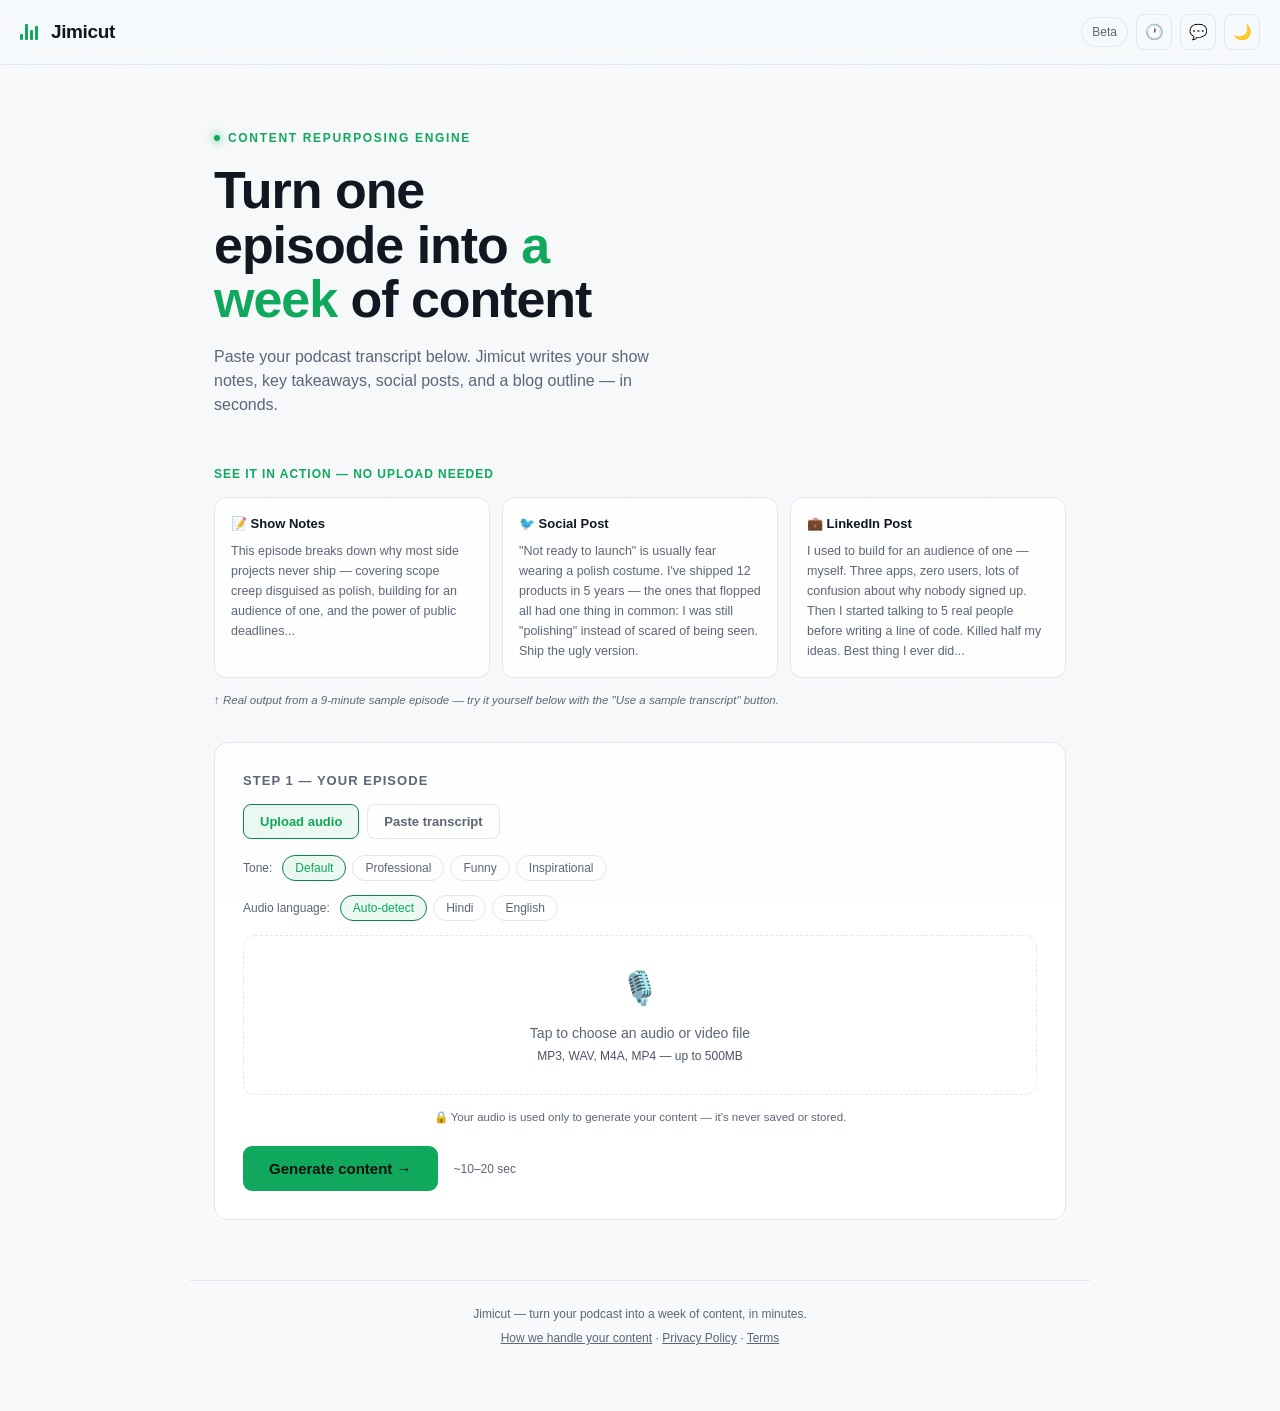
<file: index.html>
<!DOCTYPE html>
<html lang="en">
<head>
<meta charset="UTF-8">
<meta name="viewport" content="width=device-width, initial-scale=1.0, maximum-scale=1.0, user-scalable=no">
<title>Jimicut — Turn talk into content</title>

<link rel="icon" type="image/png" href="favicon.png">
<link rel="apple-touch-icon" href="icon-192.png">
<link rel="manifest" href="manifest.json">
<meta name="theme-color" content="#0A0E14">
<meta name="apple-mobile-web-app-capable" content="yes">
<meta name="apple-mobile-web-app-status-bar-style" content="black-translucent">
<meta name="apple-mobile-web-app-title" content="Jimicut">

<meta name="description" content="Turn one podcast episode into show notes, social posts, YouTube descriptions, LinkedIn posts, and a blog outline — in minutes.">

<meta property="og:type" content="website">
<meta property="og:url" content="https://jimicut.com/">
<meta property="og:title" content="Jimicut — Turn one episode into a week of content">
<meta property="og:description" content="Upload your podcast audio and get show notes, social posts, YouTube descriptions, LinkedIn posts, and a blog outline — in minutes.">
<meta property="og:image" content="https://jimicut.com/og-image.png">
<meta property="og:image:width" content="1200">
<meta property="og:image:height" content="630">

<meta name="twitter:card" content="summary_large_image">
<meta name="twitter:title" content="Jimicut — Turn one episode into a week of content">
<meta name="twitter:description" content="Upload your podcast audio and get show notes, social posts, YouTube descriptions, LinkedIn posts, and a blog outline — in minutes.">
<meta name="twitter:image" content="https://jimicut.com/og-image.png">

<link rel="stylesheet" href="style.css">
<script>
  if(localStorage.getItem('jimicut_theme') === 'dark'){
    document.documentElement.setAttribute('data-theme', 'dark');
  }
</script>

<script type="application/ld+json">
{
  "@context": "https://schema.org",
  "@type": "SoftwareApplication",
  "name": "Jimicut",
  "applicationCategory": "BusinessApplication",
  "operatingSystem": "Web",
  "description": "Turn one podcast episode into show notes, social posts, YouTube descriptions, LinkedIn posts, and a blog outline — in minutes.",
  "url": "https://jimicut.com/",
  "offers": {
    "@type": "Offer",
    "price": "0",
    "priceCurrency": "INR"
  }
}
</script>
</head>
<body>
<div class="noise"></div>

<div class="inapp-banner" id="inappBanner">
  ⚠️ Audio upload doesn't work inside Instagram/Facebook's built-in browser. Tap <strong>⋯</strong> (top right) and choose <strong>"Open in browser"</strong> or <strong>"Open in Chrome"</strong>.
</div>

<header>
  <div class="logo-group">
    <div class="logo">
      <div class="logo-mark"><span></span><span></span><span></span><span></span></div>
      Jimicut
    </div>
  </div>
  <div class="header-actions">
    <div class="tag">Beta</div>
    <button class="history-btn" onclick="openHistory()" title="History">🕐</button>
    <button class="feedback-btn" onclick="openFeedback()" title="Feedback">💬</button>
    <button class="theme-toggle" onclick="toggleTheme()" id="themeToggle" title="Toggle theme">🌙</button>
  </div>
</header>

<div class="modal-overlay" id="feedbackModal">
  <div class="modal">
    <div class="modal-title">Got a sec?</div>
    <p class="modal-sub">Tell us what worked, what didn't, or what's missing. Takes 10 seconds, helps a lot.</p>
    <textarea id="feedbackText" class="feedback-textarea" placeholder="e.g. Show notes were great but social posts felt generic..."></textarea>
    <div class="modal-actions">
      <button class="chip" onclick="closeFeedback()">Cancel</button>
      <button class="primary" onclick="submitFeedback()">Send feedback</button>
    </div>
    <p class="feedback-status" id="feedbackStatus"></p>
  </div>
</div>

<main>
  <div class="hero">
    <div class="eyebrow">Content Repurposing Engine</div>
    <h1>Turn one episode into <em>a week</em> of content</h1>
    <p class="sub">Paste your podcast transcript below. Jimicut writes your show notes, key takeaways, social posts, and a blog outline — in seconds.</p>
  </div>

  <div class="demo-section">
    <div class="demo-label">See it in action — no upload needed</div>
    <div class="demo-grid">
      <div class="demo-card">
        <div class="demo-card-title">📝 Show Notes</div>
        <div class="demo-card-body">This episode breaks down why most side projects never ship — covering scope creep disguised as polish, building for an audience of one, and the power of public deadlines...</div>
      </div>
      <div class="demo-card">
        <div class="demo-card-title">🐦 Social Post</div>
        <div class="demo-card-body">"Not ready to launch" is usually fear wearing a polish costume. I've shipped 12 products in 5 years — the ones that flopped all had one thing in common: I was still "polishing" instead of scared of being seen. Ship the ugly version.</div>
      </div>
      <div class="demo-card">
        <div class="demo-card-title">💼 LinkedIn Post</div>
        <div class="demo-card-body">I used to build for an audience of one — myself. Three apps, zero users, lots of confusion about why nobody signed up. Then I started talking to 5 real people before writing a line of code. Killed half my ideas. Best thing I ever did...</div>
      </div>
    </div>
    <p class="demo-note">↑ Real output from a 9-minute sample episode — try it yourself below with the "Use a sample transcript" button.</p>
  </div>

  <div class="panel">
    <div class="panel-label">Step 1 — Your episode</div>
    <div class="input-mode-tabs">
      <button class="mode-tab active" id="modeAudioBtn" onclick="switchMode('audio')">Upload audio</button>
      <button class="mode-tab" id="modeTextBtn" onclick="switchMode('text')">Paste transcript</button>
    </div>

    <div class="lang-select-row">
      <span class="lang-label">Tone:</span>
      <div class="lang-chips">
        <button class="tone-chip active" data-tone="default" onclick="setTone('default')">Default</button>
        <button class="tone-chip" data-tone="professional" onclick="setTone('professional')">Professional</button>
        <button class="tone-chip" data-tone="funny" onclick="setTone('funny')">Funny</button>
        <button class="tone-chip" data-tone="inspirational" onclick="setTone('inspirational')">Inspirational</button>
      </div>
    </div>

    <div id="audioMode">
      <div class="lang-select-row">
        <span class="lang-label">Audio language:</span>
        <div class="lang-chips">
          <button class="lang-chip active" data-lang="auto" onclick="setLanguage('auto')">Auto-detect</button>
          <button class="lang-chip" data-lang="hi" onclick="setLanguage('hi')">Hindi</button>
          <button class="lang-chip" data-lang="en" onclick="setLanguage('en')">English</button>
        </div>
      </div>
      <label class="dropzone" id="dropzone" for="audioFile">
        <div class="dropzone-icon">🎙️</div>
        <div class="dropzone-text" id="dropzoneText">Tap to choose an audio or video file<br><span class="dropzone-sub">MP3, WAV, M4A, MP4 — up to 500MB</span></div>
        <input type="file" id="audioFile" accept="audio/*,video/mp4,.mp4" style="display:none" onchange="handleAudioSelect(event)">
      </label>
      <div class="waveform" id="transcribeWave">
        <span style="animation-delay:0s"></span><span style="animation-delay:0.1s"></span>
        <span style="animation-delay:0.2s"></span><span style="animation-delay:0.3s"></span>
        <span style="animation-delay:0.4s"></span><span style="animation-delay:0.5s"></span>
        <span style="animation-delay:0.15s"></span><span style="animation-delay:0.25s"></span>
      </div>
      <div class="status-text" id="transcribeStatus">Transcribing your audio…</div>
      <div class="privacy-note">🔒 Your audio is used only to generate your content — it's never saved or stored.</div>
    </div>

    <div id="textMode" style="display:none">
      <textarea id="transcript" placeholder="Paste your episode transcript here. (No transcript handy? Try a sample below.)"></textarea>
      <div class="sample-row">
        <button class="chip" onclick="loadSample()">Use a sample transcript</button>
        <button class="chip" onclick="document.getElementById('transcript').value=''">Clear</button>
      </div>
    </div>

    <div class="cta-row">
      <button class="primary" id="generateBtn" onclick="generateContent()">Generate content →</button>
      <span class="hint">~10–20 sec</span>
    </div>
    <div class="waveform" id="waveform">
      <span style="animation-delay:0s"></span><span style="animation-delay:0.1s"></span>
      <span style="animation-delay:0.2s"></span><span style="animation-delay:0.3s"></span>
      <span style="animation-delay:0.4s"></span><span style="animation-delay:0.5s"></span>
      <span style="animation-delay:0.15s"></span><span style="animation-delay:0.25s"></span>
    </div>
    <div class="status-text" id="statusText">Drafting your content…</div>
    <div class="error-box" id="errorBox"></div>
  </div>

  <div class="results" id="results">
    <div class="tabs">
      <button class="tab active" data-tab="notes" onclick="switchTab('notes')">Show Notes</button>
      <button class="tab" data-tab="takeaways" onclick="switchTab('takeaways')">Takeaways</button>
      <button class="tab" data-tab="social" onclick="switchTab('social')">Social Posts</button>
      <button class="tab" data-tab="youtube" onclick="switchTab('youtube')">YouTube</button>
      <button class="tab" data-tab="linkedin" onclick="switchTab('linkedin')">LinkedIn</button>
      <button class="tab" data-tab="shorts" onclick="switchTab('shorts')">Shorts/Reels</button>
      <button class="tab" data-tab="thread" onclick="switchTab('thread')">Twitter Thread</button>
      <button class="tab" data-tab="newsletter" onclick="switchTab('newsletter')">Newsletter</button>
      <button class="tab" data-tab="blog" onclick="switchTab('blog')">Blog Outline</button>
    </div>

    <div class="tab-content active" id="tab-notes">
      <div class="edit-hint">✏️ Tap the text to edit before copying</div>
      <div class="output-block" id="out-notes" contenteditable="true"></div>
      <button class="copy-btn" onclick="copyOut('out-notes')">Copy show notes</button>
    </div>
    <div class="tab-content" id="tab-takeaways">
      <div class="edit-hint">✏️ Tap the text to edit before copying</div>
      <div class="output-block" id="out-takeaways" contenteditable="true"></div>
      <button class="copy-btn" onclick="copyOut('out-takeaways')">Copy takeaways</button>
    </div>
    <div class="tab-content" id="tab-social">
      <div class="edit-hint">✏️ Tap any post to edit it before copying</div>
      <div id="out-social"></div>
      <button class="copy-btn" onclick="copyAllSocial()">Copy all posts</button>
    </div>
    <div class="tab-content" id="tab-youtube">
      <div class="edit-hint">✏️ Tap the text to edit before copying</div>
      <div class="output-block" id="out-youtube" contenteditable="true"></div>
      <button class="copy-btn" onclick="copyOut('out-youtube')">Copy description</button>
    </div>
    <div class="tab-content" id="tab-linkedin">
      <div class="edit-hint">✏️ Tap the text to edit before copying</div>
      <div class="output-block" id="out-linkedin" contenteditable="true"></div>
      <button class="copy-btn" onclick="copyOut('out-linkedin')">Copy post</button>
    </div>
    <div class="tab-content" id="tab-shorts">
      <div class="edit-hint">✏️ Tap the text to edit before copying</div>
      <div class="output-block" id="out-shorts" contenteditable="true"></div>
      <button class="copy-btn" onclick="copyOut('out-shorts')">Copy script</button>
    </div>
    <div class="tab-content" id="tab-thread">
      <div class="edit-hint">✏️ Tap any tweet to edit it before copying</div>
      <div id="out-thread"></div>
      <button class="copy-btn" onclick="copyAllThread()">Copy thread</button>
    </div>
    <div class="tab-content" id="tab-newsletter">
      <div class="edit-hint">✏️ Tap the text to edit before copying</div>
      <div class="output-block" id="out-newsletter" contenteditable="true"></div>
      <button class="copy-btn" onclick="copyOut('out-newsletter')">Copy email</button>
    </div>
    <div class="tab-content" id="tab-blog">
      <div class="edit-hint">✏️ Tap the text to edit before copying</div>
      <div class="output-block" id="out-blog" contenteditable="true"></div>
      <button class="copy-btn" onclick="copyOut('out-blog')">Copy outline</button>
    </div>
  </div>
</main>

<footer>
  Jimicut — turn your podcast into a week of content, in minutes.
  <br><button class="footer-link" onclick="openPrivacy()">How we handle your content</button>
  <span style="color:var(--text-dim); font-size:12px;"> · </span>
  <a href="privacy.html" class="footer-link" style="text-decoration:underline;">Privacy Policy</a>
  <span style="color:var(--text-dim); font-size:12px;"> · </span>
  <a href="terms.html" class="footer-link" style="text-decoration:underline;">Terms</a>
</footer>

<div class="modal-overlay" id="privacyModal">
  <div class="modal">
    <div class="modal-title">🔒 How we handle your content</div>
    <div class="privacy-detail">
      <p><strong>Your audio:</strong> Sent directly for transcription and never saved on our servers. Once your text comes back, the audio is gone.</p>
      <p><strong>Your transcript & generated content:</strong> Only saved in <em>your own browser</em> (for the History feature) — we don't store it on our servers either.</p>
      <p><strong>Feedback you submit:</strong> Saved so we can read it and improve Jimicut. Don't include anything sensitive.</p>
      <p style="color:var(--text-dim); font-size:12px;">Jimicut is an independent beta project. If you have questions, use the Feedback button.</p>
    </div>
    <div class="modal-actions">
      <button class="primary" onclick="closePrivacy()">Got it</button>
    </div>
  </div>
</div>

<div class="modal-overlay" id="historyModal">
  <div class="modal history-modal">
    <div class="modal-title">Your recent generations</div>
    <p class="modal-sub">Saved on this device only, last 5 kept.</p>
    <div id="historyList"></div>
    <div class="modal-actions">
      <button class="chip" onclick="closeHistory()">Close</button>
    </div>
  </div>
</div>

<div class="modal-overlay" id="interestModal">
  <div class="modal">
    <div class="modal-title">Want unlimited access?</div>
    <p class="modal-sub">You've hit today's free limit. We're building a Pro version with no daily limits — leave your email and we'll notify you when it's ready (no spam, just one email).</p>
    <input type="email" id="interestEmail" class="modal-input" placeholder="you@email.com">
    <div class="modal-actions">
      <button class="chip" onclick="closeInterest()">No thanks</button>
      <button class="primary" onclick="submitInterest()">Notify me</button>
    </div>
    <p class="feedback-status" id="interestStatus"></p>
  </div>
</div>

<script src="app.js"></script>
</body>
      </html>
</file>
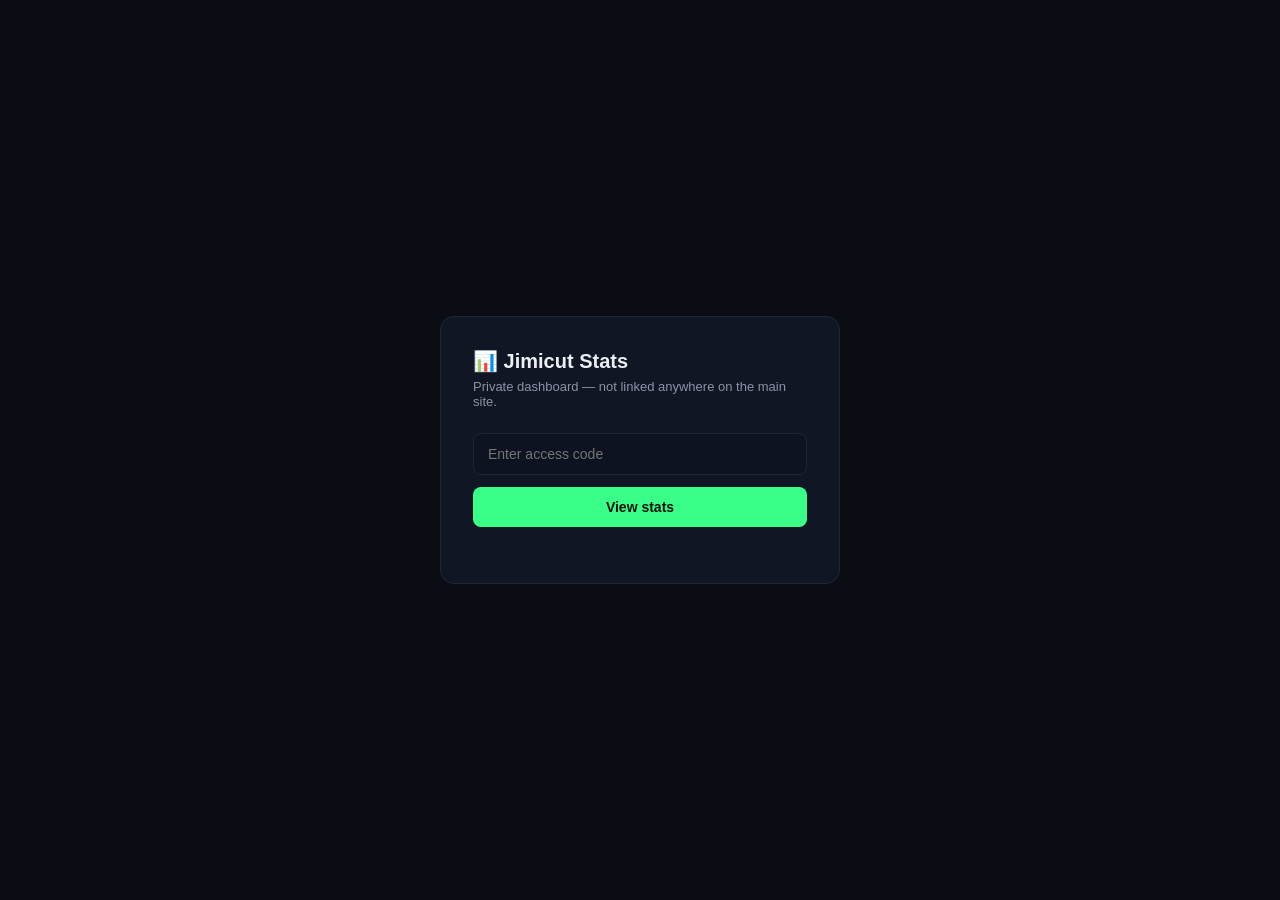
<file: stats.html>
<!DOCTYPE html>
<html lang="en">
<head>
<meta charset="UTF-8">
<meta name="viewport" content="width=device-width, initial-scale=1.0">
<title>Jimicut — Stats</title>
<style>
  @import url('https://fonts.cdnfonts.com/css/space-grotesk');
  @import url('https://fonts.cdnfonts.com/css/inter');
  :root{
    --bg:#0A0E14; --bg-raised:#101623; --line:#1E2635;
    --text:#ECEFF4; --text-dim:#8B93A7; --accent:#39FF88; --accent-dim:#1F8F52;
  }
  *{box-sizing:border-box; margin:0; padding:0;}
  body{
    background:var(--bg); color:var(--text); font-family:'Inter', sans-serif;
    min-height:100vh; display:flex; align-items:center; justify-content:center; padding:20px;
  }
  .card{
    background:var(--bg-raised); border:1px solid var(--line); border-radius:14px;
    padding:32px; max-width:400px; width:100%;
  }
  h1{ font-family:'Space Grotesk', sans-serif; font-size:20px; margin-bottom:6px; }
  .sub{ font-size:13px; color:var(--text-dim); margin-bottom:24px; }
  input{
    width:100%; background:#0D1320; border:1px solid var(--line); border-radius:8px;
    color:var(--text); font-size:14px; padding:12px 14px; margin-bottom:12px;
    font-family:'Inter', sans-serif;
  }
  input:focus{ outline:none; border-color:var(--accent-dim); }
  button{
    width:100%; background:var(--accent); color:#06110B; border:none;
    font-family:'Space Grotesk', sans-serif; font-weight:700; font-size:14px;
    padding:12px; border-radius:8px; cursor:pointer;
  }
  button:hover{ opacity:0.9; }
  .stats{ display:none; margin-top:24px; }
  .stats.active{ display:block; }
  .stat-row{
    display:flex; justify-content:space-between; align-items:center;
    padding:16px 0; border-bottom:1px solid var(--line);
  }
  .stat-row:last-child{ border-bottom:none; }
  .stat-label{ font-size:13px; color:var(--text-dim); }
  .stat-value{ font-family:'Space Grotesk', sans-serif; font-size:28px; font-weight:700; color:var(--accent); }
  .error{ color:#ff8080; font-size:13px; margin-top:10px; display:none; }
  .error.active{ display:block; }
  .refresh-hint{ font-size:11px; color:var(--text-dim); text-align:center; margin-top:16px; }
  .feedback-list{ margin-top:24px; }
  .feedback-item{
    background:#0D1320; border:1px solid var(--line); border-radius:8px;
    padding:12px 14px; margin-bottom:8px; font-size:13px; line-height:1.5;
  }
  .feedback-date{ font-size:10px; color:var(--text-dim); margin-top:6px; }
</style>
</head>
<body>
<div class="card">
  <h1>📊 Jimicut Stats</h1>
  <p class="sub">Private dashboard — not linked anywhere on the main site.</p>

  <input type="password" id="secretInput" placeholder="Enter access code" onkeydown="if(event.key==='Enter') loadStats()">
  <button onclick="loadStats()">View stats</button>
  <div class="error" id="errorBox"></div>

  <div class="stats" id="statsBox">
    <div class="stat-row">
      <span class="stat-label">Total content generations</span>
      <span class="stat-value" id="statGenerations">—</span>
    </div>
    <div class="stat-row">
      <span class="stat-label">Total audio transcriptions</span>
      <span class="stat-value" id="statTranscriptions">—</span>
    </div>
    <div class="stat-row">
      <span class="stat-label">Feedback received</span>
      <span class="stat-value" id="statFeedback">—</span>
    </div>
    <div class="stat-row">
      <span class="stat-label">Pro waitlist signups</span>
      <span class="stat-value" id="statInterest">—</span>
    </div>
    <div class="stat-row">
      <span class="stat-label">New visitors (all-time)</span>
      <span class="stat-value" id="statVisitors">—</span>
    </div>
    <div class="stat-row">
      <span class="stat-label">AssemblyAI hours used (of ~185 free)</span>
      <span class="stat-value" id="statHours">—</span>
    </div>
    <div class="refresh-hint">Numbers update live — refresh anytime to check again.</div>
  </div>

  <div class="feedback-list" id="interestListBox"></div>
  <div class="feedback-list" id="feedbackListBox"></div>
</div>

<script>
const STATS_URL = "https://castforge.rajukumar98763017.workers.dev/stats";

async function loadStats(){
  const secret = document.getElementById('secretInput').value.trim();
  const errorBox = document.getElementById('errorBox');
  const statsBox = document.getElementById('statsBox');
  errorBox.classList.remove('active');
  statsBox.classList.remove('active');

  if(!secret){
    errorBox.innerText = 'Please enter the access code.';
    errorBox.classList.add('active');
    return;
  }

  try{
    const response = await fetch(STATS_URL, {
      method: 'POST',
      headers: { 'Content-Type': 'application/json' },
      body: JSON.stringify({ secret: secret })
    });
    const data = await response.json();

    if(!response.ok || data.error){
      errorBox.innerText = 'Incorrect access code.';
      errorBox.classList.add('active');
      return;
    }

    document.getElementById('statGenerations').innerText = data.total_generations;
    document.getElementById('statTranscriptions').innerText = data.total_transcriptions;
    document.getElementById('statFeedback').innerText = data.total_feedback;
    document.getElementById('statInterest').innerText = data.total_interest;
    document.getElementById('statVisitors').innerText = data.total_new_visitors;
    document.getElementById('statHours').innerText = data.hours_used;
    statsBox.classList.add('active');

    const interestBox = document.getElementById('interestListBox');
    if(data.interest_emails && data.interest_emails.length > 0){
      interestBox.innerHTML = '<div style="font-size:12px; color:var(--text-dim); margin-bottom:8px;">Waitlist emails:</div>' +
        data.interest_emails.map(email => `<div class="feedback-item">${email.replace(/</g,'&lt;')}</div>`).join('');
    } else {
      interestBox.innerHTML = '';
    }

    const listBox = document.getElementById('feedbackListBox');
    if(data.feedback_items && data.feedback_items.length > 0){
      listBox.innerHTML = data.feedback_items.map(item => `
        <div class="feedback-item">
          ${item.text.replace(/</g,'&lt;')}
          <div class="feedback-date">${item.date}</div>
        </div>
      `).join('');
    } else {
      listBox.innerHTML = '';
    }
  } catch(err){
    errorBox.innerText = 'Something went wrong — please try again.';
    errorBox.classList.add('active');
  }
}
</script>
</body>
      </html>
</file>
<file: style.css>
@import url('https://fonts.cdnfonts.com/css/space-grotesk');
@import url('https://fonts.cdnfonts.com/css/inter');

:root{
  --bg: #F7F9FB;
  --bg-raised: #FFFFFF;
  --line: #E2E7EE;
  --text: #10151F;
  --text-dim: #5C6577;
  --accent: #0FA85C;
  --accent-dim: #0C8248;
  --accent-wash: rgba(15,168,92,0.08);
  --header-bg: rgba(247,249,251,0.9);
  --input-bg: #EEF1F5;
}
[data-theme="dark"]{
  --bg: #0A0E14;
  --bg-raised: #101623;
  --line: #1E2635;
  --text: #ECEFF4;
  --text-dim: #8B93A7;
  --accent: #39FF88;
  --accent-dim: #1F8F52;
  --accent-wash: rgba(57,255,136,0.08);
  --header-bg: rgba(10,14,20,0.9);
  --input-bg: #0D1320;
}
*{box-sizing:border-box; margin:0; padding:0;}
html{scroll-behavior:smooth; overflow-x:hidden; width:100%;}
body{
  background:var(--bg);
  color:var(--text);
  font-family:'Inter', -apple-system, sans-serif;
  line-height:1.5;
  transition: background .2s ease, color .2s ease;
  min-height:100vh;
  overflow-x:hidden;
  width:100%;
}
::selection{ background:var(--accent); color:#06110B; }

.noise{
  position:fixed; inset:0; pointer-events:none; opacity:0.025; z-index:1;
  background-image:url("data:image/svg+xml,%3Csvg xmlns='http://www.w3.org/2000/svg' width='120' height='120'%3E%3Cfilter id='n'%3E%3CfeTurbulence type='fractalNoise' baseFrequency='0.9' numOctaves='2'/%3E%3C/filter%3E%3Crect width='100%25' height='100%25' filter='url(%23n)'/%3E%3C/svg%3E");
}

header{
  position:sticky; top:0; z-index:10;
  display:flex; align-items:center; justify-content:space-between;
  gap:8px;
  padding:14px 20px;
  background:var(--header-bg);
  backdrop-filter:blur(10px);
  border-bottom:1px solid var(--line);
  flex-wrap:wrap;
}
.header-actions{ display:flex; align-items:center; gap:8px; flex-wrap:wrap; }
.logo-group{ display:flex; flex-direction:column; gap:2px; }
.logo{
  font-family:'Space Grotesk', sans-serif;
  font-weight:700;
  font-size:19px;
  letter-spacing:-0.02em;
  display:flex; align-items:center; gap:9px;
}
.logo-sub{
  font-size:10px; color:var(--text-dim); letter-spacing:0.04em;
  margin-left:31px; text-transform:uppercase;
}
.logo-mark{
  width:22px; height:16px; display:flex; align-items:flex-end; gap:2px;
}
.logo-mark span{
  width:3px; background:var(--accent); border-radius:1px;
  animation:pulse 1.4s ease-in-out infinite;
}
.logo-mark span:nth-child(1){height:40%; animation-delay:0s;}
.logo-mark span:nth-child(2){height:100%; animation-delay:0.15s;}
.logo-mark span:nth-child(3){height:65%; animation-delay:0.3s;}
.logo-mark span:nth-child(4){height:85%; animation-delay:0.45s;}
@keyframes pulse{
  0%,100%{transform:scaleY(0.5);} 50%{transform:scaleY(1);}
}
.tag{
  font-size:12px; color:var(--text-dim);
  border:1px solid var(--line); padding:5px 10px; border-radius:20px;
}
.settings-btn{
  background:transparent; border:1px solid var(--line); color:var(--text-dim);
  width:36px; height:36px; border-radius:8px; font-size:16px; cursor:pointer;
  transition:all .15s;
}
.settings-btn:hover{ color:var(--accent); border-color:var(--accent-dim); }

.history-btn, .feedback-btn, .theme-toggle{
  background:transparent; border:1px solid var(--line); color:var(--text-dim);
  width:36px; height:36px; border-radius:8px; font-size:15px; cursor:pointer;
  transition:all .15s; display:flex; align-items:center; justify-content:center;
  flex-shrink:0;
}
.history-btn:hover, .feedback-btn:hover, .theme-toggle:hover{ color:var(--accent); border-color:var(--accent-dim); }

.feedback-textarea{
  width:100%; min-height:100px;
  background:var(--input-bg); border:1px solid var(--line); border-radius:8px;
  color:var(--text); font-family:'Inter', sans-serif; font-size:16px;
  padding:12px 14px; resize:vertical; line-height:1.5;
}
.feedback-textarea:focus{ outline:none; border-color:var(--accent-dim); }
.feedback-status{ font-size:12px; color:var(--accent); margin-top:10px; min-height:16px; }

.history-modal{ max-width:480px; max-height:75vh; overflow-y:auto; }
.history-item{
  background:var(--input-bg); border:1px solid var(--line); border-radius:10px;
  padding:14px 16px; margin-bottom:10px; cursor:pointer; transition:all .15s;
}
.history-item:hover{ border-color:var(--accent-dim); }
.history-item-title{ font-size:14px; font-weight:600; margin-bottom:4px; word-break:break-word; overflow-wrap:anywhere; }
.history-item-meta{ font-size:11px; color:var(--text-dim); }
.history-empty{ font-size:13px; color:var(--text-dim); text-align:center; padding:24px 0; }
.history-delete{
  float:right; background:none; border:none; color:var(--text-dim); cursor:pointer; font-size:14px;
}
.history-delete:hover{ color:#ff8080; }

.inapp-banner{
  display:none; background:#3a2a0a; border-bottom:1px solid #6b4a12;
  color:#ffcb6b; font-size:13px; text-align:center; padding:12px 16px; line-height:1.5;
}
.inapp-banner.active{ display:block; }

.modal-overlay{
  display:none; position:fixed; inset:0; z-index:100;
  background:rgba(5,7,11,0.75); backdrop-filter:blur(4px);
  align-items:center; justify-content:center; padding:20px;
}
.modal-overlay.active{ display:flex; }
.modal{
  background:var(--bg-raised); border:1px solid var(--line); border-radius:14px;
  padding:26px; max-width:400px; width:100%;
}
.modal-title{ font-family:'Space Grotesk', sans-serif; font-size:18px; font-weight:700; margin-bottom:8px; }
.modal-sub{ font-size:13px; color:var(--text-dim); margin-bottom:18px; line-height:1.5; }
.modal-label{ font-size:12px; color:var(--text-dim); display:block; margin-bottom:6px; }
.modal-input{
  width:100%; background:var(--input-bg); border:1px solid var(--line); border-radius:8px;
  color:var(--text); font-size:16px; padding:11px 14px; font-family:'Inter', sans-serif;
}
.modal-input:focus{ outline:none; border-color:var(--accent-dim); }
.modal-hint{ font-size:11px; color:var(--text-dim); margin-top:8px; }
.modal-actions{ display:flex; justify-content:flex-end; gap:10px; margin-top:20px; }

main{max-width:900px; margin:0 auto; padding:0 24px; width:100%; box-sizing:border-box;}

.hero{
  padding:64px 0 40px;
  text-align:left;
}
.eyebrow{
  font-size:12px; text-transform:uppercase; letter-spacing:0.14em;
  color:var(--accent); font-weight:600; margin-bottom:16px;
  display:flex; align-items:center; gap:8px;
}
.eyebrow::before{content:''; width:6px; height:6px; background:var(--accent); border-radius:50%; display:inline-block; box-shadow:0 0 8px var(--accent);}
h1{
  font-family:'Space Grotesk', sans-serif;
  font-weight:700;
  font-size:clamp(32px, 5.5vw, 52px);
  line-height:1.05;
  letter-spacing:-0.02em;
  max-width:14ch;
  margin-bottom:18px;
}
h1 em{ font-style:normal; color:var(--accent); }
.sub{
  color:var(--text-dim); font-size:16px; max-width:52ch; margin-bottom:0;
}

.demo-section{ margin:8px 0 32px; }
.demo-label{
  font-family:'Space Grotesk', sans-serif; font-size:12px; font-weight:600;
  text-transform:uppercase; letter-spacing:0.08em; color:var(--accent); margin-bottom:14px;
}
.demo-grid{ display:grid; grid-template-columns:1fr; gap:12px; }
@media(min-width:640px){ .demo-grid{ grid-template-columns:1fr 1fr 1fr; } }
.demo-card{
  background:var(--bg-raised); border:1px solid var(--line); border-radius:12px; padding:16px;
}
.demo-card-title{ font-family:'Space Grotesk', sans-serif; font-size:13px; font-weight:700; margin-bottom:8px; }
.demo-card-body{ font-size:12.5px; color:var(--text-dim); line-height:1.6; }
.demo-note{ font-size:11.5px; color:var(--text-dim); margin-top:14px; font-style:italic; }

.panel{
  background:var(--bg-raised);
  border:1px solid var(--line);
  border-radius:14px;
  padding:28px;
  margin:32px 0;
}
.panel-label{
  font-family:'Space Grotesk', sans-serif;
  font-size:13px; font-weight:600; text-transform:uppercase; letter-spacing:0.08em;
  color:var(--text-dim); margin-bottom:14px;
}

textarea{
  width:100%; min-height:160px;
  background:var(--input-bg); border:1px solid var(--line); border-radius:10px;
  color:var(--text); font-family:'Inter', sans-serif; font-size:16px;
  padding:16px; resize:vertical; line-height:1.6;
}
textarea:focus{ outline:none; border-color:var(--accent-dim); }
textarea::placeholder{ color:#4A5468; }

.input-mode-tabs{ display:flex; gap:8px; margin-bottom:16px; }
.mode-tab{
  font-family:'Space Grotesk', sans-serif; font-size:13px; font-weight:600;
  background:transparent; color:var(--text-dim); border:1px solid var(--line);
  padding:9px 16px; border-radius:8px; cursor:pointer; transition:all .15s;
}
.mode-tab.active{ background:var(--accent-wash); color:var(--accent); border-color:var(--accent-dim); }

.dropzone{
  display:flex; flex-direction:column; align-items:center; justify-content:center;
  gap:10px; min-height:160px; border:1.5px dashed var(--line); border-radius:12px;
  cursor:pointer; transition:all .15s; text-align:center; padding:20px;
}
.dropzone:hover{ border-color:var(--accent-dim); background:var(--accent-wash); }
.dropzone-icon{ font-size:32px; }
.dropzone-text{ font-size:14px; color:var(--text-dim); line-height:1.6; word-break:break-word; overflow-wrap:anywhere; max-width:100%; }
.dropzone-sub{ font-size:12px; color:#4A5468; }
.dropzone.has-file{ border-color:var(--accent); border-style:solid; }

.lang-select-row{ display:flex; align-items:center; gap:10px; margin-bottom:14px; flex-wrap:wrap; }
.lang-label{ font-size:12px; color:var(--text-dim); }
.lang-chips{ display:flex; gap:6px; }
.lang-chip, .tone-chip{
  font-size:12px; color:var(--text-dim); background:transparent;
  border:1px solid var(--line); padding:5px 12px; border-radius:20px; cursor:pointer;
  transition:all .15s;
}
.lang-chip.active, .tone-chip.active{ background:var(--accent-wash); color:var(--accent); border-color:var(--accent-dim); }
.lang-chip:hover:not(.active), .tone-chip:hover:not(.active){ border-color:var(--accent-dim); color:var(--text); }

.sample-row{ display:flex; gap:10px; margin-top:12px; flex-wrap:wrap; }
.chip{
  font-size:12px; color:var(--text-dim); background:transparent;
  border:1px solid var(--line); padding:6px 12px; border-radius:20px;
  cursor:pointer; transition:all .15s;
}
.chip:hover{ border-color:var(--accent-dim); color:var(--text); }

.cta-row{ display:flex; align-items:center; gap:16px; margin-top:20px; flex-wrap:wrap; }
button.primary{
  background:var(--accent); color:#06110B; border:none;
  font-family:'Space Grotesk', sans-serif; font-weight:700; font-size:15px;
  padding:14px 26px; border-radius:9px; cursor:pointer;
  transition:transform .15s, box-shadow .15s;
  box-shadow:0 0 0 rgba(57,255,136,0);
}
button.primary:hover{ transform:translateY(-1px); box-shadow:0 6px 20px rgba(57,255,136,0.25); }
button.primary:disabled{ opacity:0.5; cursor:not-allowed; transform:none; box-shadow:none; }
.hint{ font-size:12px; color:var(--text-dim); }

.waveform{
  display:none; align-items:flex-end; gap:3px; height:36px; margin:20px 0;
}
.waveform.active{ display:flex; }
.waveform span{
  width:4px; background:var(--accent); border-radius:2px;
  animation:wave 1s ease-in-out infinite;
}
@keyframes wave{
  0%,100%{ height:20%; opacity:0.4; } 50%{ height:100%; opacity:1; }
}

.status-text{ font-size:13px; color:var(--accent); display:none; margin-top:4px; }
.status-text.active{ display:block; }

.results{ display:none; margin-top:8px; }
.results.active{ display:block; }

.tabs{
  display:flex; gap:4px; border-bottom:1px solid var(--line);
  margin-bottom:24px; overflow-x:auto;
}
.tab{
  font-family:'Space Grotesk', sans-serif; font-size:13px; font-weight:600;
  color:var(--text-dim); background:none; border:none; cursor:pointer;
  padding:12px 16px; border-bottom:2px solid transparent; white-space:nowrap;
  transition:color .15s;
}
.tab.active{ color:var(--accent); border-bottom-color:var(--accent); }
.tab:hover:not(.active){ color:var(--text); }

.tab-content{ display:none; }
.tab-content.active{ display:block; animation:fadeIn .3s ease; }
@keyframes fadeIn{ from{opacity:0; transform:translateY(6px);} to{opacity:1; transform:translateY(0);} }

.output-block{
  background:var(--input-bg); border:1px solid var(--line); border-radius:10px;
  padding:20px; font-size:14px; white-space:pre-wrap; line-height:1.7;
  max-height:420px; overflow-y:auto;
}
.output-block:focus{ outline:none; border-color:var(--accent-dim); background:var(--input-bg); }
.output-block h3{ font-family:'Space Grotesk', sans-serif; font-size:14px; color:var(--accent); margin:16px 0 6px; }
.output-block h3:first-child{ margin-top:0; }

.edit-hint{ font-size:11px; color:var(--text-dim); margin-bottom:8px; }

.copy-btn{
  margin-top:12px; font-size:12px; color:var(--accent);
  background:var(--accent-wash); border:1px solid var(--accent-dim);
  padding:7px 14px; border-radius:8px; cursor:pointer;
}
.copy-btn:hover{ background:rgba(57,255,136,0.15); }

.social-post{
  background:var(--input-bg); border:1px solid var(--line); border-radius:10px;
  padding:14px 16px; margin-bottom:10px; font-size:13.5px; position:relative;
}
.social-post:focus{ outline:none; border-color:var(--accent-dim); }
.social-post .num{ color:var(--accent); font-weight:700; margin-right:6px; }

footer{
  max-width:900px; margin:60px auto 40px; padding:24px; text-align:center;
  color:var(--text-dim); font-size:12px; border-top:1px solid var(--line);
}
.footer-link{
  background:none; border:none; color:var(--text-dim); font-size:12px;
  text-decoration:underline; cursor:pointer; margin-top:8px; padding:0;
}
.footer-link:hover{ color:var(--accent); }

.privacy-note{
  font-size:11.5px; color:var(--text-dim); text-align:center; margin-top:14px;
  display:flex; align-items:center; justify-content:center; gap:4px;
}
.privacy-detail p{ font-size:13px; color:var(--text-dim); line-height:1.6; margin-bottom:14px; }
.privacy-detail strong{ color:var(--text); }

.error-box{
  background:rgba(255,80,80,0.08); border:1px solid rgba(255,80,80,0.3);
  color:#ff8080; padding:14px 16px; border-radius:10px; font-size:13px; margin-top:16px; display:none;
  line-height:1.6;
}
.error-box a{ color:var(--accent); }
.error-box.active{ display:block; }
</file>
